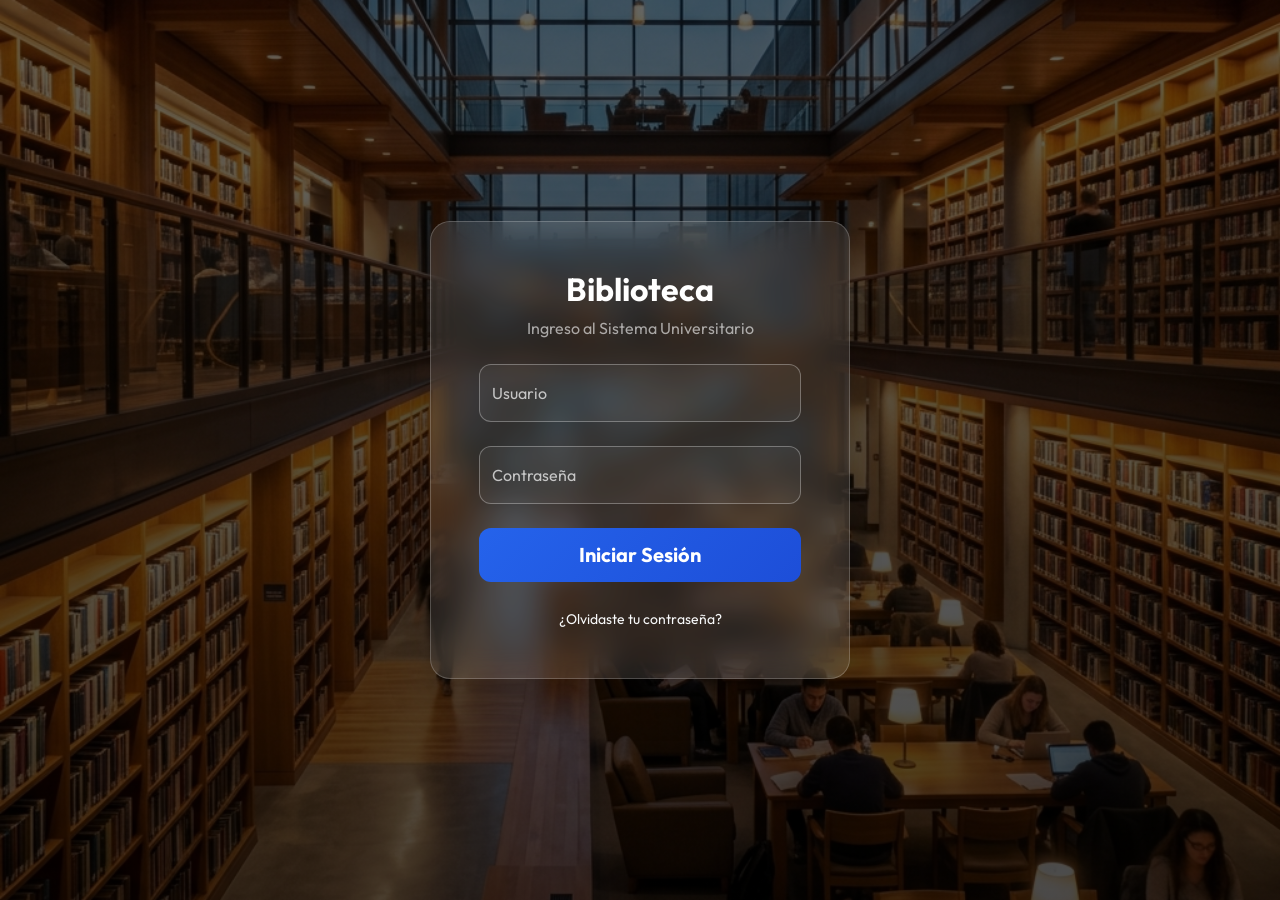
<file: frontend/index.html>
﻿<!DOCTYPE html>
<html lang="es">
<head>
<script>
const originalFetch = window.fetch;
window.fetch = async function() {
    let [resource, config] = arguments;
    if(typeof resource === 'string' && resource.includes('loca.lt')) {
        config = config || {};
        config.headers = config.headers || {};
        config.headers['Bypass-Tunnel-Reminder'] = 'true';
    }
    return originalFetch(resource, config);
};
</script>
    <meta charset="UTF-8">
    <meta name="viewport" content="width=device-width, initial-scale=1.0">
    <title>Login - Biblioteca Universitaria</title>
    <!-- Google Fonts -->
    <link rel="preconnect" href="https://fonts.googleapis.com">
    <link rel="preconnect" href="https://fonts.gstatic.com" crossorigin>
    <link href="https://fonts.googleapis.com/css2?family=Outfit:wght@300;400;600;700&display=swap" rel="stylesheet">
    <!-- Bootstrap CSS CDN -->
    <link href="https://cdn.jsdelivr.net/npm/bootstrap@5.3.0/dist/css/bootstrap.min.css" rel="stylesheet">
    <link rel="stylesheet" href="css/style.css">
</head>
<body class="login-bg d-flex justify-content-center align-items-center vh-100">

    <div class="login-card p-5 shadow-lg glass-panel">
        <div class="text-center mb-4">
            <h2 class="fw-bold text-white mb-2">Biblioteca</h2>
            <p class="text-light-50">Ingreso al Sistema Universitario</p>
        </div>
        
        <form id="loginForm" class="mt-4">
            <div class="mb-4 form-floating custom-input">
                <input type="email" class="form-control" id="username" name="email" autocomplete="email" placeholder="Usuario" required>
                <label for="username">Usuario</label>
            </div>
            
            <div class="mb-4 form-floating custom-input">
                <input type="password" class="form-control" id="password" name="password" autocomplete="current-password" placeholder="Contraseña" required>
                <label for="password">Contraseña</label>
            </div>
            
            <div id="loginAlert" class="alert alert-danger d-none mt-3 text-center" role="alert" style="border-radius: 12px; font-size: 0.9rem;"></div>
            
            <div class="d-grid mt-4">
                <button type="submit" class="btn btn-primary btn-lg custom-btn fw-bold" id="btnLogin">
                    <span id="btnText">Iniciar Sesión</span>
                    <span id="btnSpinner" class="spinner-border spinner-border-sm d-none" role="status" aria-hidden="true"></span>
                </button>
            </div>
            
            <div class="text-center mt-4">
                <a href="#" class="text-light text-decoration-none small hover-glow" data-bs-toggle="modal" data-bs-target="#forgotPasswordModal">¿Olvidaste tu contraseña?</a>
            </div>
        </form>
    </div>

    <!-- Modal Recuperar Contraseña -->
    <div class="modal fade" id="forgotPasswordModal" tabindex="-1" aria-labelledby="forgotPasswordModalLabel" aria-hidden="true">
        <div class="modal-dialog modal-dialog-centered">
            <div class="modal-content">
                <div class="modal-header border-0 pb-0">
                    <h5 class="modal-title fw-bold" id="forgotPasswordModalLabel">Restablecer Contraseña</h5>
                    <button type="button" class="btn-close" data-bs-dismiss="modal" aria-label="Close"></button>
                </div>
                <div class="modal-body">
                    <p class="text-muted small mb-4">Ingresa tu correo y documento de identidad para validar tu identidad. Luego ingresa tu nueva contraseña.</p>
                    
                    <form id="forgotPasswordForm">
                        <div class="mb-3">
                            <label for="resetEmail" class="form-label text-dark fw-bold">Correo Electrónico</label>
                            <input type="email" class="form-control" id="resetEmail" name="email" autocomplete="email" required>
                        </div>
                        <div class="mb-3">
                            <label for="resetDocumento" class="form-label text-dark fw-bold">Documento de Identidad</label>
                            <input type="text" class="form-control" id="resetDocumento" name="documento" autocomplete="off" required>
                        </div>
                        <div class="mb-3">
                            <label for="resetNuevaPassword" class="form-label text-dark fw-bold">Nueva Contraseña</label>
                            <input type="password" class="form-control" id="resetNuevaPassword" name="new-password" autocomplete="new-password" required>
                        </div>
                        <div class="mb-3">
                            <label for="resetConfirmarPassword" class="form-label text-dark fw-bold">Confirmar Nueva Contraseña</label>
                            <input type="password" class="form-control" id="resetConfirmarPassword" name="confirm-password" autocomplete="new-password" required>
                        </div>
                        <div id="resetAlert" class="alert d-none mt-3" role="alert"></div>
                        <div class="d-grid mt-4">
                            <button type="submit" class="btn btn-primary fw-bold" id="btnReset">
                                <span id="btnResetText">Restablecer Contraseña</span>
                                <span id="btnResetSpinner" class="spinner-border spinner-border-sm d-none" role="status" aria-hidden="true"></span>
                            </button>
                        </div>
                    </form>
                </div>
            </div>
        </div>
    </div>

<!-- Bootstrap JS CDN -->
<script src="https://cdn.jsdelivr.net/npm/bootstrap@5.3.0/dist/js/bootstrap.bundle.min.js"></script>
<script src="js/api.js?v=2"></script>
<script src="js/login.js?v=2"></script>
</body>
</html>
</file>
<file: frontend/css/style.css>
/* ==========================================================================
   Sistema de Biblioteca Universitaria – Hoja de Estilos Principal
   ==========================================================================
   Paleta de colores:
     - Primario:   #2563eb  (azul vibrante)
     - Acento:     #059669  (verde esmeralda)
     - Texto:      #1e293b  (slate oscuro)
     - Subtexto:   #64748b  (slate medio)
     - Fondo:      #f1f5f9  (gris azulado claro)
     - Tarjetas:   #ffffff
   ========================================================================== */

/* ---------- Variables Globales ---------- */
:root {
    --primary-color: #2563eb;
    --primary-hover: #1d4ed8;
    --accent-color: #059669;
    --accent-hover: #047857;
    --text-dark: #1e293b;
    --text-medium: #475569;
    --text-muted: #64748b;
    --bg-body: #f1f5f9;
    --bg-card: #ffffff;
    --border-subtle: #e2e8f0;
    --shadow-sm: 0 1px 3px rgba(0, 0, 0, 0.06);
    --shadow-md: 0 4px 16px rgba(0, 0, 0, 0.07);
    --shadow-lg: 0 10px 30px rgba(0, 0, 0, 0.09);
    --radius-md: 14px;
    --radius-lg: 18px;

    /* Login glassmorphism (untouched) */
    --glass-bg: rgba(255, 255, 255, 0.1);
    --glass-border: rgba(255, 255, 255, 0.2);
}

/* ---------- Base ---------- */
body {
    font-family: 'Outfit', sans-serif;
    background-color: var(--bg-body);
    margin: 0;
    color: var(--text-dark);
}

/* ==========================================================================
   LOGIN  (no se toca, se mantiene hermoso)
   ========================================================================== */
.login-bg {
    background: linear-gradient(rgba(0, 0, 0, 0.6), rgba(0, 0, 0, 0.7)), url('../img/bg.png') no-repeat center center/cover;
    position: relative;
    overflow: hidden;
}

.glass-panel {
    background: var(--glass-bg);
    backdrop-filter: blur(15px);
    -webkit-backdrop-filter: blur(15px);
    border: 1px solid var(--glass-border);
    border-radius: 20px;
    width: 100%;
    max-width: 420px;
    box-shadow: 0 8px 32px 0 rgba(0, 0, 0, 0.37);
    transform: translateY(30px);
    opacity: 0;
    animation: fadeUpIn 0.8s ease-out forwards;
}

.custom-input .form-control {
    background: rgba(255, 255, 255, 0.05);
    border: 1px solid rgba(255, 255, 255, 0.3);
    color: #fff;
    border-radius: 12px;
    transition: all 0.3s ease;
}

.custom-input .form-control:focus {
    background: rgba(255, 255, 255, 0.1);
    border-color: var(--primary-color);
    box-shadow: 0 0 0 0.25rem rgba(37, 99, 235, 0.25);
    color: #fff;
}

.custom-input label {
    color: rgba(255, 255, 255, 0.7);
}

/* ---------- Botones Premium ---------- */
.custom-btn {
    background: linear-gradient(135deg, var(--primary-color), var(--primary-hover));
    border: none;
    border-radius: 12px;
    padding: 12px 20px;
    color: #fff;
    font-weight: 600;
    transition: transform 0.2s ease, box-shadow 0.2s ease;
}

.custom-btn:hover {
    transform: translateY(-2px);
    box-shadow: 0 10px 20px rgba(37, 99, 235, 0.35);
    color: #fff;
}

.custom-btn:active {
    transform: translateY(0);
}

/* Login-specific text helpers (only used inside .login-bg) */
.login-bg .text-light-50 {
    color: rgba(255, 255, 255, 0.6);
}

.login-bg .hover-glow:hover {
    color: #fff !important;
    text-shadow: 0 0 8px rgba(255, 255, 255, 0.5);
    transition: all 0.3s;
}

/* Base fallback for custom helper classes */
.text-light-50 {
    color: var(--text-muted);
}

.hover-glow:hover {
    color: var(--primary-color) !important;
    transition: all 0.3s;
}

/* ==========================================================================
   ANIMACIONES
   ========================================================================== */
@keyframes fadeUpIn {
    0% { opacity: 0; transform: translateY(30px); }
    100% { opacity: 1; transform: translateY(0); }
}

@keyframes smoothFadeIn {
    0% { opacity: 0; transform: translateY(15px); }
    100% { opacity: 1; transform: translateY(0); }
}

.fade-in-up {
    animation: fadeUpIn 0.6s ease-out forwards;
}

.tab-transition {
    animation: smoothFadeIn 0.4s cubic-bezier(0.4, 0, 0.2, 1) forwards;
}

/* ==========================================================================
   DASHBOARD – Tema Claro Bibliotecario
   Se aplica a Admin, Bibliotecario y Lector (body.dashboard-bg)
   ========================================================================== */
.dashboard-bg {
    background: var(--bg-body);
    background-attachment: fixed;
    color: var(--text-dark);
    min-height: 100vh;
}

/* ---------- Navbar ---------- */
.glass-navbar {
    background: var(--bg-card) !important;
    border-bottom: 1px solid var(--border-subtle);
    box-shadow: var(--shadow-sm);
    backdrop-filter: none;
}

.glass-navbar .navbar-brand {
    color: var(--primary-color) !important;
    font-weight: 700;
    font-size: 1.15rem;
}

.glass-navbar .navbar-brand i {
    color: var(--primary-color) !important;
    -webkit-text-fill-color: var(--primary-color) !important;
}

.glass-navbar .nav-link {
    color: var(--text-muted) !important;
    font-weight: 500;
    transition: all 0.3s ease;
    border-radius: 8px;
    padding: 6px 12px !important;
}

.glass-navbar .nav-link:hover,
.glass-navbar .nav-link.active {
    color: var(--primary-color) !important;
    background: rgba(37, 99, 235, 0.06);
    transform: translateY(-1px);
}

/* Toggler para responsive */
.dashboard-bg .navbar-toggler-icon {
    background-image: url("data:image/svg+xml,%3csvg xmlns='http://www.w3.org/2000/svg' viewBox='0 0 30 30'%3e%3cpath stroke='%23475569' stroke-linecap='round' stroke-miterlimit='10' stroke-width='2' d='M4 7h22M4 15h22M4 23h22'/%3e%3c/svg%3e") !important;
}

/* ---------- Tarjetas Stat ---------- */
.glass-card {
    background: var(--bg-card);
    border: 1px solid var(--border-subtle);
    border-radius: var(--radius-lg);
    box-shadow: var(--shadow-md);
    transition: transform 0.3s ease, box-shadow 0.3s ease;
}

.glass-card:hover {
    transform: translateY(-4px);
    box-shadow: var(--shadow-lg);
}

.stat-card-icon {
    font-size: 2.5rem;
    margin-bottom: 15px;
    display: inline-block;
    /* Cada icono hereda su color de la clase text-* de Bootstrap */
    background: none !important;
    -webkit-background-clip: unset !important;
    -webkit-text-fill-color: unset !important;
}

/* ---------- Títulos de Página ---------- */
.page-title {
    font-weight: 700;
    margin-bottom: 1.5rem;
    color: var(--text-dark);
    position: relative;
    display: inline-block;
}

.page-title::after {
    content: '';
    position: absolute;
    bottom: -8px;
    left: 0;
    width: 40%;
    height: 4px;
    background: linear-gradient(90deg, var(--primary-color), transparent);
    border-radius: 2px;
}

/* ---------- Tablas ---------- */
.table-glass {
    --bs-table-bg: transparent;
    --bs-table-color: var(--text-dark);
    color: var(--text-dark);
    background: transparent;
    margin-bottom: 0;
}

.table-glass th {
    border-bottom: 2px solid var(--border-subtle);
    color: var(--text-muted);
    font-weight: 600;
    text-transform: uppercase;
    font-size: 0.8rem;
    letter-spacing: 0.5px;
    padding-bottom: 12px;
}

.table-glass td {
    border-bottom: 1px solid #f1f5f9;
    color: var(--text-dark);
    padding: 14px 10px;
    vertical-align: middle;
}

.table-glass tbody tr {
    transition: background-color 0.2s ease;
}

.table-glass tbody tr:hover {
    background: rgba(37, 99, 235, 0.03);
}

/* ---------- Botón Outline adaptado ---------- */
.custom-btn-outline {
    border: 1.5px solid var(--primary-color) !important;
    color: var(--primary-color) !important;
    background: transparent;
    font-weight: 500;
    transition: all 0.3s ease;
}

.custom-btn-outline:hover {
    background: var(--primary-color) !important;
    border-color: var(--primary-color) !important;
    color: #fff !important;
}

/* ---------- Search Input ---------- */
.custom-search-input {
    background: var(--bg-card) !important;
    border: 1px solid var(--border-subtle) !important;
    color: var(--text-dark) !important;
}

.custom-search-input:focus {
    background: #fff !important;
    box-shadow: 0 0 0 0.25rem rgba(37, 99, 235, 0.12) !important;
    border-color: var(--primary-color) !important;
}

.custom-search-input::placeholder {
    color: #94a3b8;
}

/* Hero search card (Lector) */
.hero-search-card {
    background: linear-gradient(135deg, #eff6ff 0%, #f0fdf4 100%) !important;
    border: 1px solid var(--border-subtle) !important;
}

/* ---------- Book Cards (Lector) ---------- */
.book-card .book-cover-placeholder {
    transition: transform 0.5s ease;
}

.book-card:hover .book-cover-placeholder {
    transform: scale(1.05);
}

/* ==========================================================================
   SOBRESCRITURA MASIVA: clases oscuras de Bootstrap dentro del dashboard
   ========================================================================== */

/* --- Textos --- */
.dashboard-bg .text-white {
    color: var(--text-dark) !important;
}

.dashboard-bg .text-white-50 {
    color: var(--text-muted) !important;
}

.dashboard-bg .text-light-50 {
    color: var(--text-muted) !important;
}

/* --- Bordes --- */
.dashboard-bg .border-light-subtle {
    border-color: var(--border-subtle) !important;
}

.dashboard-bg .border-secondary {
    border-color: var(--border-subtle) !important;
}

.dashboard-bg .border-opacity-50 {
    --bs-border-opacity: 1 !important;
}

/* --- Backgrounds --- */
.dashboard-bg .bg-transparent {
    background-color: transparent !important;
}

/* --- Botones "outline-light" dentro del dashboard --- */
.dashboard-bg .btn-outline-light {
    color: var(--text-muted) !important;
    border-color: var(--border-subtle) !important;
    background: transparent !important;
}

.dashboard-bg .btn-outline-light:hover {
    color: var(--primary-color) !important;
    border-color: var(--primary-color) !important;
    background: rgba(37, 99, 235, 0.06) !important;
}

/* --- Botón "close" en modales --- */
.dashboard-bg .btn-close-white {
    filter: none !important;
}

/* --- Input group text (ícono de búsqueda) --- */
.dashboard-bg .input-group-text {
    background: var(--bg-card) !important;
    border-color: var(--border-subtle) !important;
    color: var(--text-muted) !important;
}

/* ==========================================================================
   MODALES – Tema Claro
   ========================================================================== */
.dashboard-bg .modal-content,
.dashboard-bg .modal-content.text-white {
    background: var(--bg-card) !important;
    border: 1px solid var(--border-subtle) !important;
    box-shadow: var(--shadow-lg);
    color: var(--text-dark) !important;
    border-radius: var(--radius-lg);
}

.dashboard-bg .modal-header {
    border-bottom: 1px solid var(--border-subtle) !important;
}

.dashboard-bg .modal-footer {
    border-top: 1px solid var(--border-subtle) !important;
}

.dashboard-bg .modal-content .btn-outline-secondary {
    color: var(--text-muted) !important;
    border-color: var(--border-subtle) !important;
}

.dashboard-bg .modal-content .btn-outline-secondary:hover {
    background-color: #f8fafc !important;
    color: var(--text-dark) !important;
}

/* Inputs y selects dentro de modales */
.dashboard-bg .modal-content input,
.dashboard-bg .modal-content select,
.dashboard-bg .modal-content textarea {
    color: var(--text-dark) !important;
    border: 1px solid var(--border-subtle) !important;
    background-color: var(--bg-card) !important;
    border-radius: 10px;
}

.dashboard-bg .modal-content input:focus,
.dashboard-bg .modal-content select:focus,
.dashboard-bg .modal-content textarea:focus {
    border-color: var(--primary-color) !important;
    box-shadow: 0 0 0 0.2rem rgba(37, 99, 235, 0.15) !important;
}

/* Labels dentro de modales */
.dashboard-bg .modal-content .form-label,
.dashboard-bg .modal-content label {
    color: var(--text-medium) !important;
}

/* ==========================================================================
   CHOICES.JS – Tema Claro Premium
   ========================================================================== */
.choices {
    margin-bottom: 0;
}

/* --- Contenedor principal --- */
.choices__inner {
    background-color: var(--bg-card) !important;
    border: 1.5px solid var(--border-subtle) !important;
    border-radius: 12px !important;
    color: var(--text-dark) !important;
    min-height: 48px;
    padding: 6px 8px !important;
    transition: border-color 0.25s ease, box-shadow 0.25s ease;
}

.choices.is-focused .choices__inner {
    border-color: var(--primary-color) !important;
    box-shadow: 0 0 0 3px rgba(37, 99, 235, 0.12) !important;
}

.choices[data-type*="select-one"] .choices__inner {
    padding-bottom: 5px !important;
}

/* --- Tags / Pills (autores seleccionados) --- */
.choices__list--multiple .choices__item {
    background: linear-gradient(135deg, #eff6ff, #dbeafe) !important;
    border: 1px solid #93c5fd !important;
    border-radius: 20px !important;
    color: #1e40af !important;
    font-size: 0.85rem !important;
    font-weight: 500 !important;
    padding: 5px 12px !important;
    margin: 3px 4px !important;
    display: inline-flex !important;
    align-items: center !important;
    gap: 6px !important;
    transition: all 0.2s ease !important;
    line-height: 1.4 !important;
}

.choices__list--multiple .choices__item.is-highlighted {
    background: linear-gradient(135deg, #dbeafe, #bfdbfe) !important;
    border-color: #60a5fa !important;
}

/* --- Botón eliminar del tag (la "X") --- */
.choices__list--multiple .choices__button {
    border: none !important;
    background: none !important;
    color: #3b82f6 !important;
    opacity: 0.6;
    margin: 0 !important;
    padding: 0 0 0 4px !important;
    font-size: 1rem !important;
    line-height: 1 !important;
    cursor: pointer;
    border-left: 1px solid #93c5fd !important;
    padding-left: 8px !important;
    transition: opacity 0.2s ease;
    background-image: url("data:image/svg+xml,%3Csvg xmlns='http://www.w3.org/2000/svg' width='12' height='12' viewBox='0 0 24 24' fill='none' stroke='%232563eb' stroke-width='2.5' stroke-linecap='round' stroke-linejoin='round'%3E%3Cline x1='18' y1='6' x2='6' y2='18'%3E%3C/line%3E%3Cline x1='6' y1='6' x2='18' y2='18'%3E%3C/line%3E%3C/svg%3E") !important;
    background-repeat: no-repeat !important;
    background-position: center !important;
    background-size: 10px !important;
    width: 18px !important;
    height: 18px !important;
    text-indent: -9999px !important;
}

.choices__list--multiple .choices__button:hover {
    opacity: 1;
}

/* --- Dropdown (lista desplegable) --- */
.choices__list--dropdown,
.choices__list[aria-expanded] {
    background: #fff !important;
    border: 1.5px solid var(--border-subtle) !important;
    border-radius: 12px !important;
    color: var(--text-dark) !important;
    box-shadow: 0 12px 36px rgba(0, 0, 0, 0.1), 0 4px 12px rgba(0, 0, 0, 0.05) !important;
    margin-top: 6px;
    z-index: 1050;
    overflow: hidden;
    padding: 4px !important;
}

/* Cada ítem del dropdown */
.choices__list--dropdown .choices__item {
    padding: 10px 14px !important;
    border-radius: 8px !important;
    margin: 2px 0 !important;
    font-size: 0.9rem !important;
    color: var(--text-dark) !important;
    transition: background-color 0.15s ease, color 0.15s ease;
}

.choices__list--dropdown .choices__item--selectable.is-highlighted {
    background-color: #eff6ff !important;
    color: var(--primary-color) !important;
}

.choices__list--dropdown .choices__item--selectable:active {
    background-color: #dbeafe !important;
}

/* Items ya seleccionados en el dropdown (deshabilitados) */
.choices__list--dropdown .choices__item--disabled {
    color: #cbd5e1 !important;
    background: transparent !important;
    text-decoration: line-through;
    opacity: 0.5;
}

/* --- Input de búsqueda dentro del multi-select --- */
.choices__input {
    background-color: transparent !important;
    color: var(--text-dark) !important;
    border: none !important;
    border-radius: 6px !important;
    margin-bottom: 0 !important;
    padding: 4px 2px !important;
    font-size: 0.9rem !important;
}

.choices__input::placeholder {
    color: #94a3b8;
    font-style: italic;
}

/* --- Flechita del select-one --- */
.choices[data-type*="select-one"]::after {
    border-color: var(--text-muted) transparent transparent transparent !important;
}

.choices[data-type*="select-one"].is-open::after {
    border-color: transparent transparent var(--text-muted) transparent !important;
}

/* --- General items & placeholder --- */
.choices__item {
    color: var(--text-dark) !important;
}

.choices__placeholder {
    color: var(--text-muted) !important;
    opacity: 1 !important;
    font-style: italic;
}

/* --- Borde de búsqueda dentro del dropdown --- */
.choices__list--dropdown .choices__input {
    border-bottom: 1px solid var(--border-subtle) !important;
    border-radius: 0 !important;
    padding: 10px 14px !important;
    margin-bottom: 4px !important;
}

/* ==========================================================================
   STAT CARDS – Colores de acento con gradientes suaves de fondo
   ========================================================================== */
.dashboard-bg .glass-card.p-4.text-center {
    position: relative;
    overflow: hidden;
}

/* Sutil línea superior de color en las stat cards */
.dashboard-bg .row.g-4 > .col-md-4:nth-child(1) .glass-card.p-4.text-center {
    border-top: 3px solid var(--primary-color);
}

.dashboard-bg .row.g-4 > .col-md-4:nth-child(2) .glass-card.p-4.text-center {
    border-top: 3px solid var(--accent-color);
}

.dashboard-bg .row.g-4 > .col-md-4:nth-child(3) .glass-card.p-4.text-center {
    border-top: 3px solid #f59e0b;
}

/* ==========================================================================
   ACCIÓN RÁPIDA BUTTONS (Bibliotecario)
   ========================================================================== */
.dashboard-bg .btn-outline-light.text-start {
    color: var(--text-dark) !important;
    border: 1.5px solid var(--border-subtle) !important;
    background: var(--bg-card) !important;
}

.dashboard-bg .btn-outline-light.text-start:hover {
    border-color: var(--primary-color) !important;
    color: var(--primary-color) !important;
    background: rgba(37, 99, 235, 0.04) !important;
}

/* ==========================================================================
   BADGES (mejora de contraste)
   ========================================================================== */
.dashboard-bg .badge {
    font-weight: 500;
}
</file>
